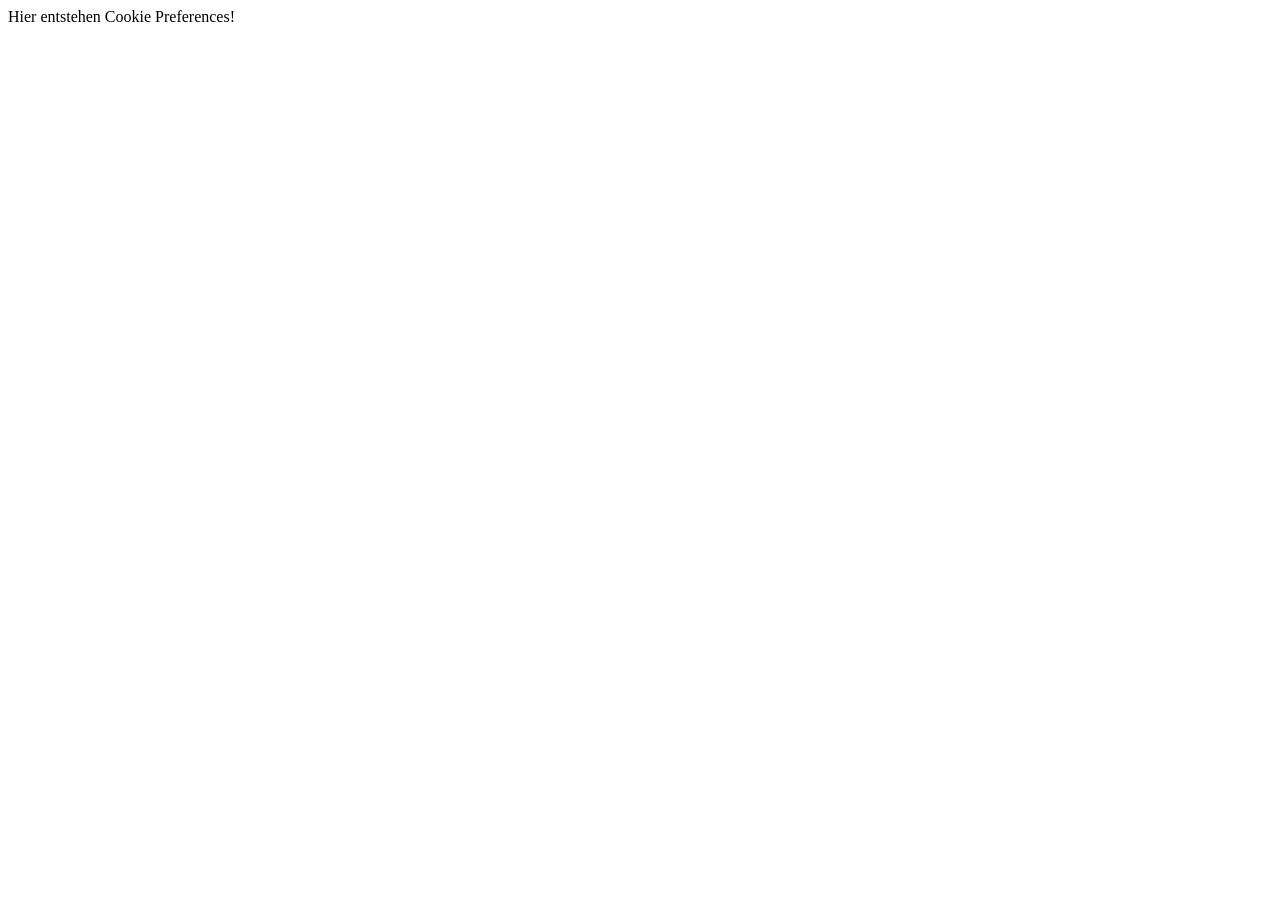
<file: src/legal/cookie-preferences.html>
<!DOCTYPE html>
<html lang="en">
<head>
    <meta charset="UTF-8">
    <meta name="viewport" content="width=, initial-scale=1.0">
    <title>Document</title>
</head>
<body>
    Hier entstehen Cookie Preferences!
</body>
</html>
</file>
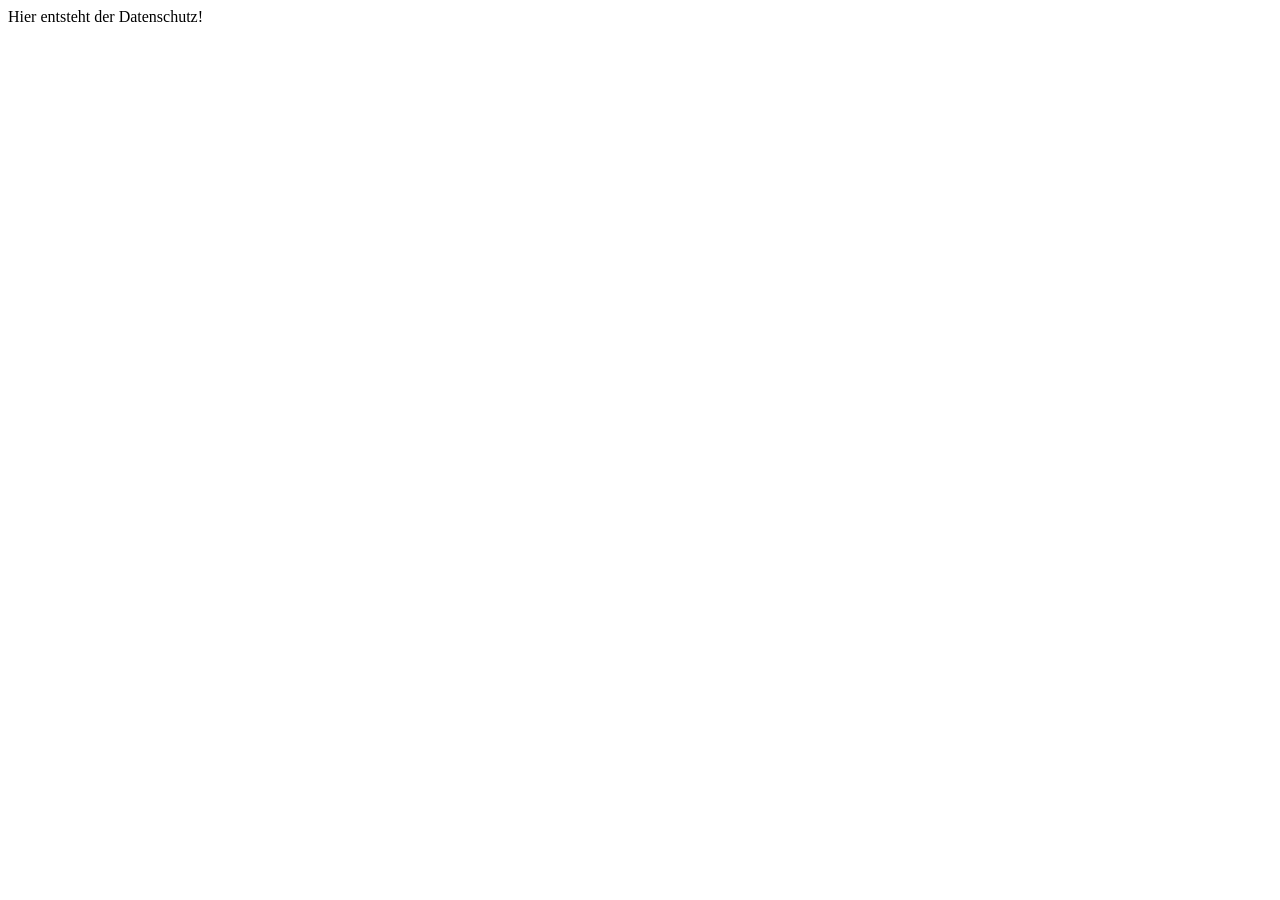
<file: src/legal/datenschutz.html>
<!DOCTYPE html>
<html lang="en">
<head>
    <meta charset="UTF-8">
    <meta name="viewport" content="width=device-width, initial-scale=1.0">
    <title>Document</title>
</head>
<body>
    Hier entsteht der Datenschutz! 
</body>
</html>
</file>
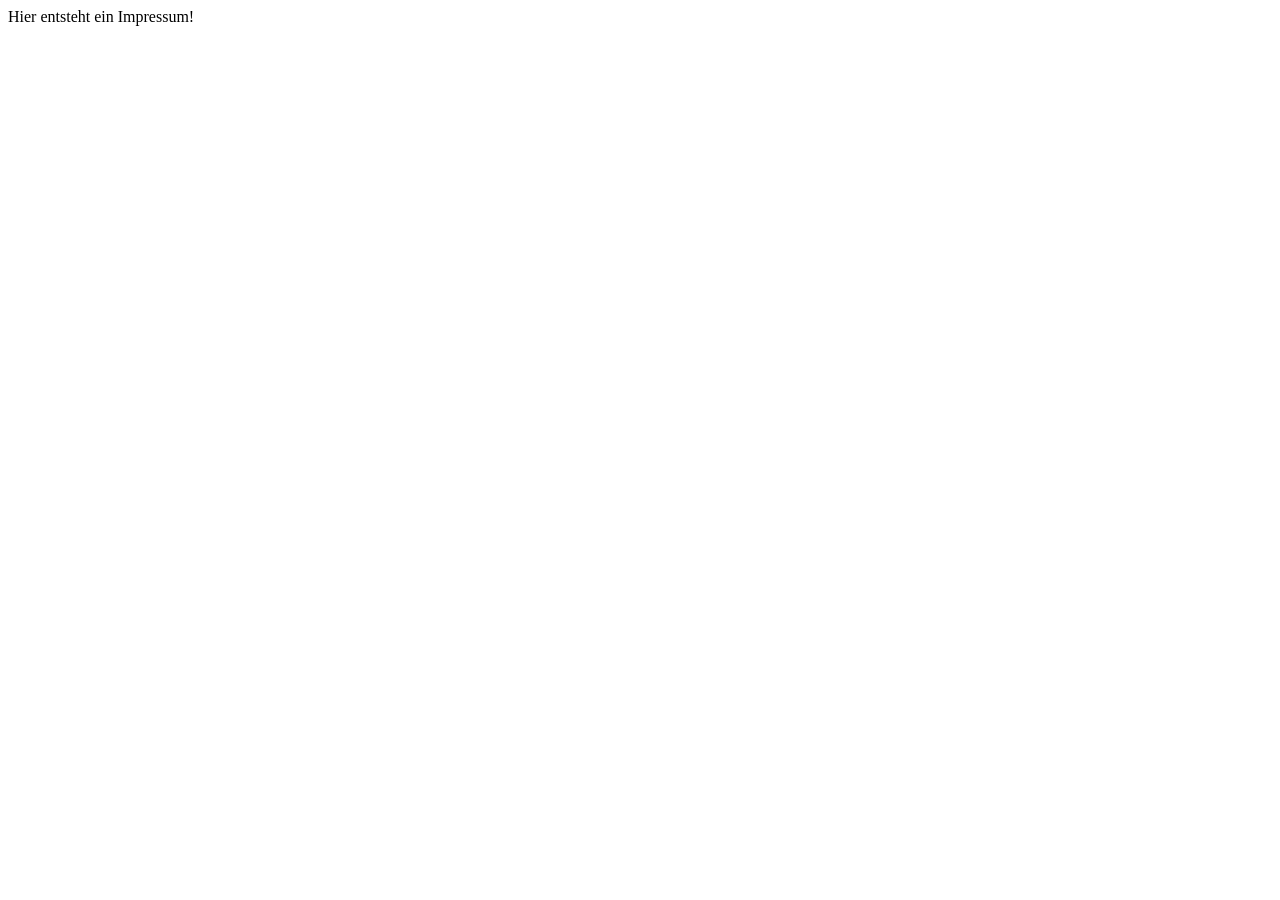
<file: src/legal/impressum.html>
<!DOCTYPE html>
<html lang="en">
<head>
    <meta charset="UTF-8">
    <meta name="viewport" content="width=, initial-scale=1.0">
    <title>Document</title>
</head>
<body>
    Hier entsteht ein Impressum!
</body>
</html>
</file>
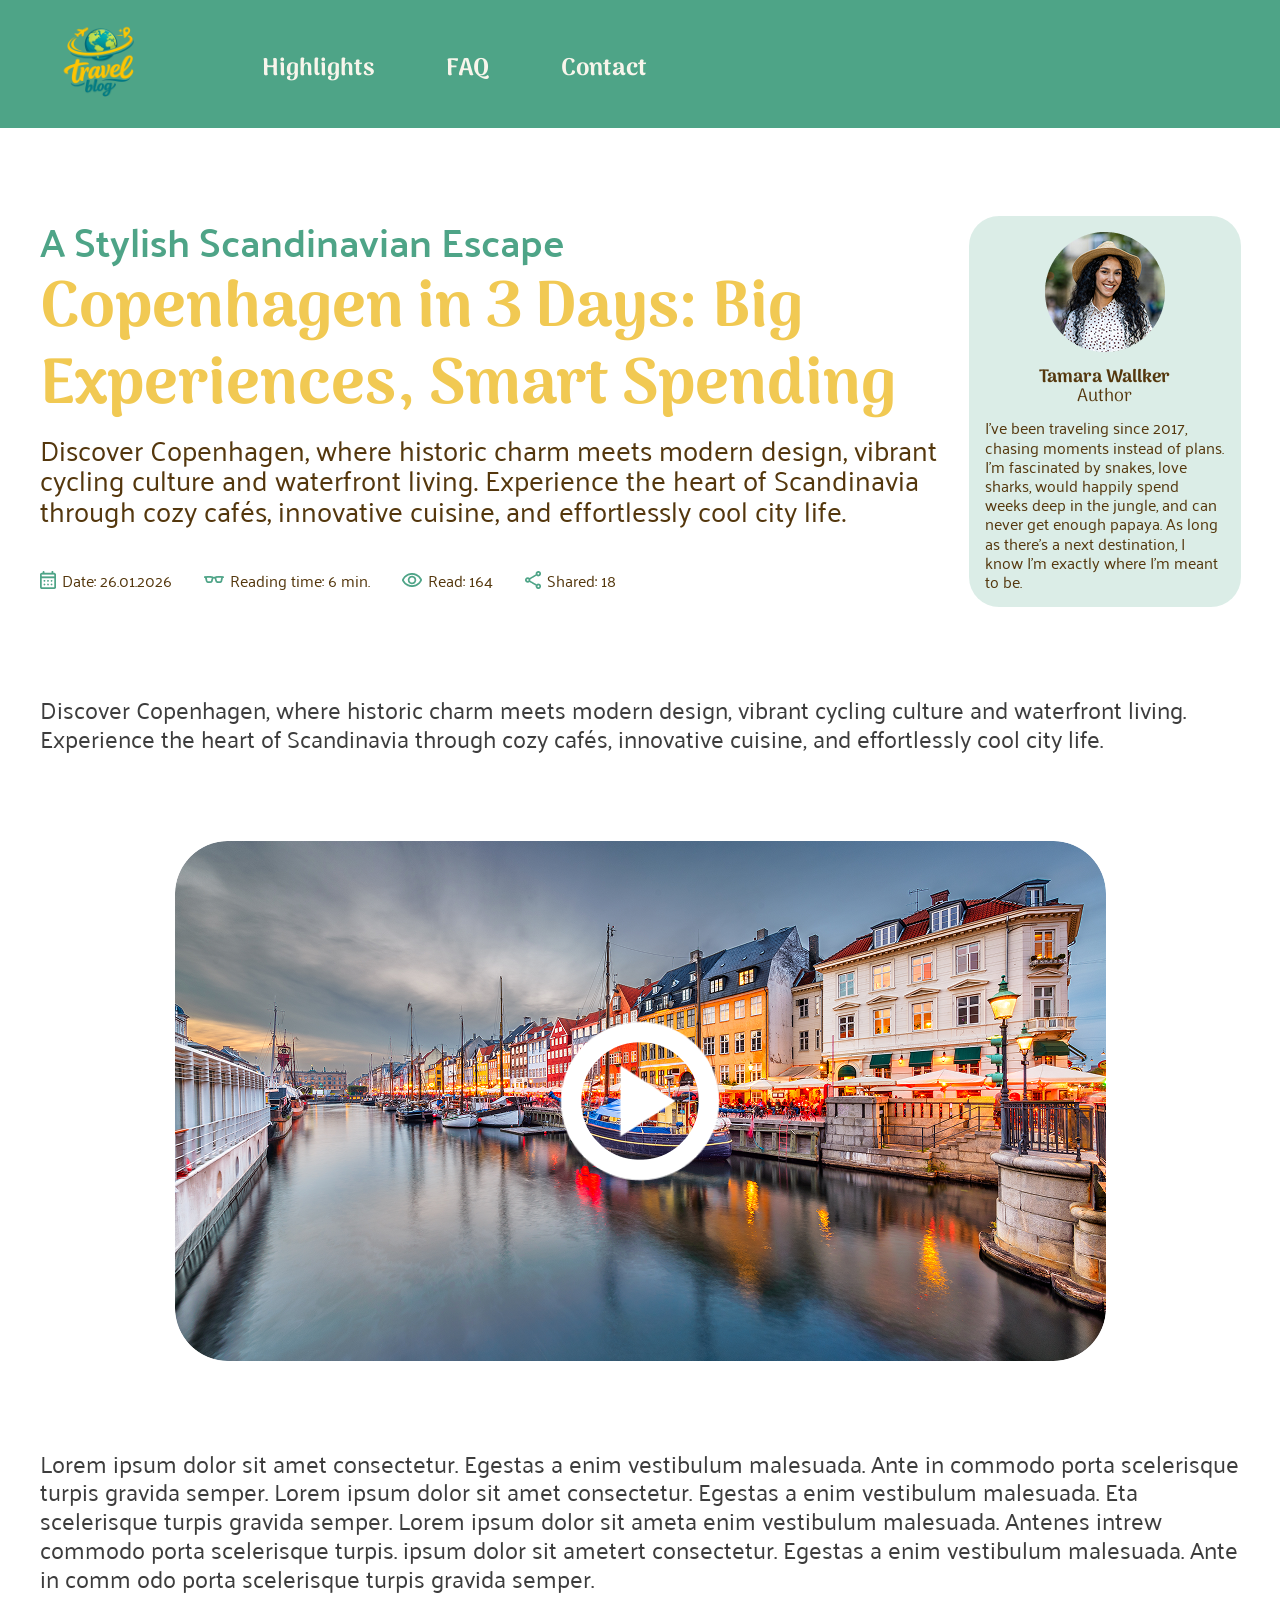
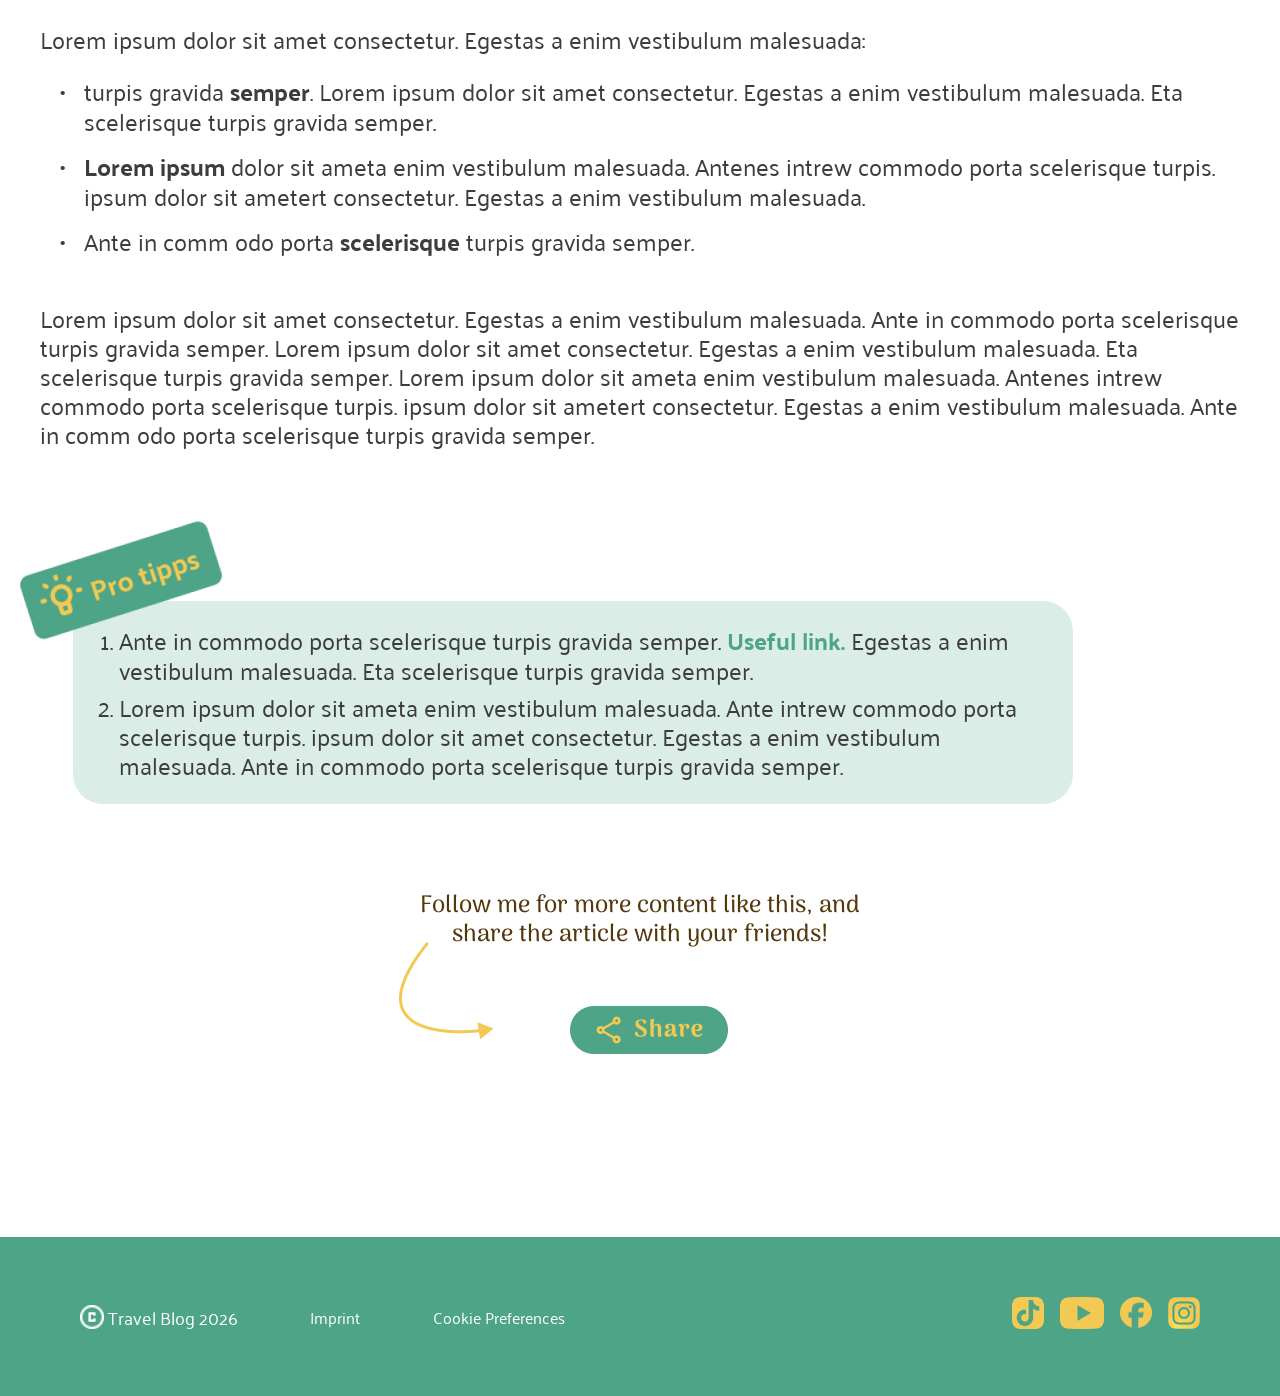
<file: src/pages/video.html>
<!DOCTYPE html>
<html lang="en">
<head>
    <meta charset="UTF-8">
    <meta name="viewport" content="width=device-width, initial-scale=1.0">
    <link rel="icon" href="../../assets/img/page-video/logo.png" type="image/png">
    <title>Article 02 / Video</title>
    <link rel="stylesheet" href="videostyle.css">
    <link href='https://fonts.googleapis.com/css2?family=Arima:wght@100..700&display=swap' rel='stylesheet'>
</head>
<body>
    <header class="header">
        <div class="container">
            <nav class="nav">
                <a href="../home.html"><img src="../../assets/img/page-video/logo.png" alt="Travel Blog Logo" class="logo"></a>
                <div class="nav-links">
                    <a href="../home.html#highlights">Highlights</a>
                    <a href="../home.html#faq-section">FAQ</a>
                    <a href="../home.html#contact-section">Contact</a>
                </div>
            </nav>
        </div>
    </header>
    <main class="full-content">
        <div class="content">
            <section class="article-header">
                <div class="header-text">
                    <div class="title-group">
                        <p class="sub-headline">A Stylish Scandinavian Escape</p>
                        <h1 class="headline">Copenhagen in 3 Days: Big Experiences, Smart Spending</h1>
                        <p class="description">Discover Copenhagen, where historic charm meets modern design, vibrant cycling culture and waterfront living. Experience the heart of Scandinavia through cozy cafés, innovative cuisine, and effortlessly cool city life.</p>
                    </div>
                    <div class="meta-info">
                        <div class="meta-calendar"><img src="../../assets/img/page-video/calendar_month.png" alt="Calendar"> Date: 26.01.2026</div>
                        <div class="meta-eyeglasses"><img src="../../assets/img/page-video/eyeglasses_2.png" alt="Reading Time"> Reading time: 6 min.</div>
                        <div class="meta-visibility"><img src="../../assets/img/page-video/visibility.png" alt="Views"> Read: 164</div>
                        <div class="meta-share"><img src="../../assets/img/page-video/share.png" alt="Shares"> Shared: 18</div>
                    </div>
                </div>
                <div class="author-info">
                    <div class="avatar"><img src="../../assets/img/page-video/Avatar.png" alt="Tamara Wallker"></div>
                    <div class="author-details">
                        <div class="author-header">
                            <p class="author-name">Tamara Wallker</p>
                            <p class="author-label">Author</p>
                        </div>
                        <p class="author-bio">I’ve been traveling since 2017, chasing moments instead of plans. I’m fascinated by snakes, love sharks, would happily spend weeks deep in the jungle, and can never get enough papaya. As long as there’s a next destination, I know I’m exactly where I’m meant to be.</p>
                    </div>
                </div>
            </section>
            <p class="intro-text">Discover Copenhagen, where historic charm meets modern design, vibrant cycling culture and waterfront living. Experience the heart of Scandinavia through cozy cafés, innovative cuisine, and effortlessly cool city life.</p>
            <div class="video-container">
                <input type="checkbox" id="video-toggle" class="video-checkbox">
                <label for="video-toggle" class="video-overlay">
                    <img src="../../assets/img/page-video/play_circle.png" alt="Play Video" class="play-button">
                </label>
                <iframe
                    src="https://player.vimeo.com/video/1092091476" width="100%" height="450" frameborder="0" allow="autoplay; fullscreen; picture-in-picture" allowfullscreen>
                </iframe>
            </div>
            <div class="main-text">
                <p>Lorem ipsum dolor sit amet consectetur. Egestas a enim vestibulum malesuada. Ante in commodo porta scelerisque turpis gravida semper. Lorem ipsum dolor sit amet consectetur. Egestas a enim vestibulum malesuada. Eta scelerisque turpis gravida semper. Lorem ipsum dolor sit ameta enim vestibulum malesuada. Antenes intrew commodo porta scelerisque turpis. ipsum dolor sit ametert consectetur. Egestas a enim vestibulum malesuada. Ante in comm odo porta scelerisque turpis gravida semper.</p>
                <div class="list-section">
                    <p>Lorem ipsum dolor sit amet consectetur. Egestas a enim vestibulum malesuada:</p>
                    <ul class="custom-list">
                        <li>turpis gravida <span class="bold-text">semper</span>. Lorem ipsum dolor sit amet consectetur. Egestas a enim vestibulum malesuada. Eta scelerisque turpis gravida semper.</li>
                        <li><span class="bold-text">Lorem ipsum</span> dolor sit ameta enim vestibulum malesuada. Antenes intrew commodo porta scelerisque turpis. ipsum dolor sit ametert consectetur. Egestas a enim vestibulum malesuada.</li>
                        <li>Ante in comm odo porta <span class="bold-text">scelerisque</span> turpis gravida semper.</li>
                    </ul>
                </div>
                <p>Lorem ipsum dolor sit amet consectetur. Egestas a enim vestibulum malesuada. Ante in commodo porta scelerisque turpis gravida semper. Lorem ipsum dolor sit amet consectetur. Egestas a enim vestibulum malesuada. Eta scelerisque turpis gravida semper. Lorem ipsum dolor sit ameta enim vestibulum malesuada. Antenes intrew commodo porta scelerisque turpis. ipsum dolor sit ametert consectetur. Egestas a enim vestibulum malesuada. Ante in comm odo porta scelerisque turpis gravida semper.</p>
            </div>
            <section class="tips-container">
                <div class="tips-badge">
                    <img src="../../assets/img/page-video/Frame 435.png">
                    </div>
                <div class="tips-box">
                        <ol>
                            <li>Ante in commodo porta scelerisque turpis gravida semper. <span class="green-link">Useful link.</span> Egestas a enim vestibulum malesuada. Eta scelerisque turpis gravida semper.</li>
                            <li>Lorem ipsum dolor sit ameta enim vestibulum malesuada. Ante intrew commodo porta scelerisque turpis. ipsum dolor sit amet consectetur. Egestas a enim vestibulum malesuada. Ante in commodo porta scelerisque turpis gravida semper.</li>
                        </ol>
                </div>
            </section>
            <section class="cta-section">
                <p class="cta-text">Follow me for more content like this, and share the article with your friends!</p>
                   <div class="share_action_area">
                <input type="checkbox" id="share-toggle" class="share_checkbox" />
                <label for="share-toggle" class="share_btn_label">
                    <div class="btn_wrapper">
                    <img class="btn_img_normal" src="../../assets/img/page-carousel/Share button.png" alt="share-initial" />
                    <img class="btn_img_clicked_1" src="../../assets/img/page-carousel/share-click.png" alt="share-clicked"/>
                    <img class="btn_img_clicked_2" src="../../assets/img/page-carousel/share.png" alt="share-clicked"/>
                    </div>
                </label>
                <img class="swing_arrow_1" src="../../assets/img/page-carousel/Vector 12.png" alt="swing-arrow"/>
                <img class="swing_arrow_2" src="../../assets/img/page-carousel/Vector 13.png" alt="swing-arrow"/>
                <div class="share_links">
                    <a href="https://www.linkedin.com" target="_blank">LinkedIn</a>
                    <a href="https://web.whatsapp.com/" target="_blank">WhatsApp</a>
                </div>
            </div>
            </section>
        </div>
    </main>
    <footer class="footer">
        <div class="footer-content">
            <div class="footer-links">
                <div class="copyright-group">
                        <img src="../../assets/img/page-video/copyright.png" alt="Copyright" class="copyright-icon">
                    <span class="copyright-text">Travel Blog 2026</span>
                </div>
                <a href="../legal/impressum.html" target="_blank" class="footer-link" style="width: 51px;">Imprint</a>
                <a href="../legal/cookie-preferences.html" target="_blank" class="footer-link" style="width: 134px;">Cookie Preferences</a>
            </div>
            <div class="social-media">
                <a href="https://www.tiktok.com/en/" target="_blank"><img src="../../assets/img/page-video/Tiktok_icon 1.png" alt="TikTok" class="social-icon"></a>
                <a href="https://www.youtube.com/watch?v=dQw4w9WgXcQ" target="_blank"><img src="../../assets/img/page-video/youtube.png" alt="YouTube" class="social-icon-youtube"></a>
                <a href="https://www.facebook.com/betterthanfeminists/posts/gotta-love-a-good-old-chuck-norris-joke-once-a-while/1394200016085976/" target="_blank"><img src="../../assets/img/page-video/facebook.png" alt="Facebook" class="social-icon"></a>
                <a href="https://www.instagram.com/" target="_blank"><img src="../../assets/img/page-video/Instagram_logo_2016 1.png" alt="Instagram" class="social-icon"></a>
            </div>
        </div>
    </footer>
    <nav class="mobile-nav">
        <a href="../home.html" class="mobile-nav-item"><img src="../../assets/img/home/Home.png" alt="Home"></a>
        <a href="../home.html#highlights" class="mobile-nav-item"><img src="../../assets/img/home/rocket_launch_menubar.png" alt="Rocket"></a>
        <a href="../home.html#faq-section" class="mobile-nav-item"><img src="../../assets/img/home/live_help_menubar.png" alt="Help"></a>
        <a href="../home.html#contact-section" class="mobile-nav-item"><img src="../../assets/img/home/person_pin_menubar.png" alt="Profile"></a>
    </nav>
</body>
</html>
</file>
<file: src/pages/videostyle.css>
@import url('https://fonts.googleapis.com/css2?family=Arima:wght@400;700&family=Palanquin:wght@400;500;600;700&display=swap');
*{margin:0;padding:0;box-sizing:border-box;}
html{
    scroll-behavior:smooth;
}

@font-face {
    font-family: 'Arima';
    src: url('./assets/fonts/Arima/Arima-VariableFont_wght.ttf') format('truetype');
    font-weight: 100 900;
    font-style: normal;
}

@font-face {
    font-family: 'Palanquin-Bold';
    src: url('./assets/fonts/Palanquin/Palanquin-Bold.ttf') format('truetype');
    font-weight: 100 900;
    font-style: normal;
}

@font-face {
    font-family: 'Palanquin-ExtraLight';
    src: url('./assets/fonts/Palanquin/Palanquin-ExtraLight.ttf') format('truetype');
    font-weight: 100 900;
    font-style: normal;
}

@font-face {
    font-family: 'Palanquin-Light';
    src: url('./assets/fonts/Palanquin/Palanquin-Light.ttf') format('truetype');
    font-weight: 100 900;
    font-style: normal;
}

@font-face {
    font-family: 'Palanquin-Medium';
    src: url('./assets/fonts/Palanquin/Palanquin-Medium.ttf') format('truetype');
    font-weight: 100 900;
    font-style: normal;
}

@font-face {
    font-family: 'Palanquin-Regular';
    src: url('./assets/fonts/Palanquin/Palanquin-Regular.ttf') format('truetype');
    font-weight: 100 900;
    font-style: normal;
}

@font-face {
    font-family: 'Palanquin-SemiBold';
    src: url('./assets/fonts/Palanquin/Palanquin-SemiBold.ttf') format('truetype');
    font-weight: 100 900;
    font-style: normal;
}

@font-face {
    font-family: 'Palanquin-Thin';
    src: url('./assets/fonts/Palanquin/Palanquin-Thin.ttf') format('truetype');
    font-weight: 100 900;
    font-style: normal;
}

body{
    font-family:'Palanquin',sans-serif;
    background-color:#FFF;
    margin:0;
    width:100%;
    min-width: 375px;
    overflow-x:hidden;
}

.header{
    position:absolute;
    width:100%;
    height:128px;
    left:0;
    top:0;
    background:#4EA487;
    z-index:10;
    display: flex;
    justify-content: center;
}

.container {
    width: 1440px;
    height: 100%;
    position: relative;
    margin: 0 auto;
}

.nav{
    display:flex;
    align-items:center;
    position:absolute;
    width:561px;
    height:72px;
    left:146px;
    top:32px;
    gap:102px;
}

.logo{
    width: 120px;
    height: 120px;
}


.nav-links{
    display:flex;
    gap:72px;
    width:auto;
    height:auto;
}

.nav-links a {
  font-family: "Arima";
  font-weight: 700;
  font-size: 24px;
  color: #f8f5eb;
  text-decoration: none;
  position: relative;
  display: inline-block;
  transition: all 300ms ease;
}


.nav-links a::after {
  content: "";
  position: absolute;
  bottom: 5px;
  left: 50%;
  transform: translateX(-50%);
  width: calc(100% + 20px);
  height: 25px;
  background-repeat: no-repeat;
  background-position: bottom center;
  background-size: contain;
  opacity: 0;
  transition: opacity 300ms ease;
}

.nav-links a:hover::after {
  opacity: 1;
}

.nav-links a[href="../home.html#highlights"]::after {
  background-image: url('../../assets/img/page-carousel/highlight-hover.png');
}

.nav-links a[href="../home.html#faq-section"]::after {
  background-image: url('../../assets/img/page-carousel/faq-hover.png');
}

.nav-links a[href="../home.html#contact-section"]::after {
  background-image: url('../../assets/img/page-carousel/contact-hover.png');
}

.nav-links a:active {
  color: #f1c953;
}
.mobile-nav {
    display: none;
}

.full-content{
    position:relative;
    width:1201px;
    margin:216px auto 0;
}

.content{
    display:flex;
    flex-direction:column;
    align-items:center;
    gap:88px;
    width:100%;
}

.article-header{
    display:flex;
    justify-content:space-between;
    align-items:flex-start;
    width:100%;
    min-height:389px;
}

.header-text{
    display:flex;
    flex-direction:column;
    gap:40px;
    width:902px;
}

.title-group{
    display:flex;
    flex-direction:column;
    gap:8px;
}

.sub-headline{
    font-weight:600;
    font-size:40px;
    line-height:120%;
    color:#4EA487;
}

.headline{
    font-family:'Arima';
    font-weight:700;
    font-size:64px;
    line-height:120%;
    color:#F1C953;
}

.description{
    font-size:28px;
    line-height:110%;
    color:#54370D;
}

.meta-info{
    display:flex;
    gap:32px;
    font-size:16px;
    color:#54370D;
    align-items:center;
    flex-wrap: wrap;
}

.meta-calendar, .meta-eyeglasses, .meta-visibility, .meta-share {
    display: flex;
    align-items: center;
    gap: 6px;
}

.meta-calendar img{
    width: 16px;
    height: 18px;
}

.meta-eyeglasses img{
    width: 20px;
    height: 7px;
}

.meta-visibility img{
    width: 20px;
    height: 14px;
}

.meta-share img{
    width: 16px;
    height: 18px;
}

.author-info{
    display:flex;
    flex-direction:column;
    align-items:center;
    padding:16px;
    gap:16px;
    width:272px;
    background:rgba(78,164,135,0.2);
    border-radius:30px;
    flex-shrink: 0;
}

.avatar{
    width:120px;
    height:120px;
}

.avatar img{
    width: 120px;
    height: 120px;
    border-radius: 30px;
}

.author-details{
    display:flex;
    flex-direction:column;
    text-align: left;
    font-size: 16px;
    width:100%;
    gap: 12px;
    line-height: 120%;
    letter-spacing: 0;
    font-weight: 400;
}

.author-header{
    display:flex;
    flex-direction:column;
    align-items:center;
}

.author-name{
    font-family:'Arima';
    font-weight:700;
    font-size:18px;
    color:#54370D;
}

.author-label{
    font-family:'Arima';
    font-size:18px;
    color:#54370D;
}

.author-bio{
    font-size:16px;
    line-height:120%;
    color:#54370D;
}

.intro-text{
    width:100%;
    max-width: 1200px;
    font-size:24px;
    line-height:120%;
    color:#3D3D3D;
}

.video-container{
    width:931px;
    height:520px;
    border-radius:53px;
    display:flex;
    justify-content:center;
    align-items:center;
    position: relative;
    overflow: hidden;
}

.video-checkbox {
    display: none;
}

.video-overlay {
    position: absolute;
    top: 0;
    left: 0;
    width: 100%;
    height: 100%;
    background: url('../../assets/img/page-video/Video copy.png') no-repeat center/cover;
    display: flex;
    justify-content: center;
    align-items: center;
    z-index: 5;
    cursor: pointer;
}

.video-checkbox:checked ~ .video-overlay {
    display: none;
}

.play-button {
    width: 190px;
    height: 190px;
    transition: transform 0.3s ease;
}

.play-button:hover {
    transform: scale(1.1);
}

.video-container iframe {
    width: 100%;
    height: 100%;
    border: none;
    border-radius: 53px;
}

.main-text{
    display:flex;
    flex-direction:column;
    gap:32px;
    width:100%;
    max-width: 1201px;
    font-size:24px;
    line-height:120%;
    color:#3D3D3D;
}

.list-section {
    width: 100%;
}

.custom-list {
    list-style: none;
    padding-left: 20px;
    margin-top: 24px;
}

.custom-list li {
    position: relative;
    padding-left: 24px;
    margin-bottom: 16px;
}

.custom-list li::before {
    content: "•";
    position: absolute;
    left: 0;
    font-size: 24px;
    top: 0;
}

.bold-text {
    font-weight: 700;
}

.green-link {
    color: #4EA487;
    font-weight: 700;
}

.tips-container{
    position:relative;
    width:100%;
    max-width: 1134px;
}

.tips-badge {
    position: absolute;
    width: 195.92px;
    height: 66px;
    left: -50px;
    top: 10.89px;
    border-radius: 10px;
    transform: rotate(356deg);
    display: flex;
    justify-content: center;
    align-items: center;
    z-index: 1;
}

.tips-label{
    font-weight:700;
    font-size:28px;
    color:#F1C953;
}

.tips-box{
    width:100%;
    max-width: 1000px;
    min-height: 203px;
    margin-top: 65px;
    background:rgba(78,164,135,0.2);
    border-radius:30px;
    padding:16px 16px;
    display:flex;
    justify-content:center;
    align-items:center;
}

.tips-box ol {
    width: 100%;
    font-family: 'Palanquin';
    font-weight: 400;
    font-size: 24px;
    line-height: 120%;
    color: #3D3D3D;
    padding-left: 30px;
}

.tips-box ol li {
    margin-bottom: 8px;
}

.tips-box ol li:last-child {
    margin-bottom: 0;
}

.cta-section{
    display:flex;
    flex-direction:column;
    align-items:center;
    gap:48px;
    width:100%;
    max-width: 493px;
    margin-bottom: 88px;
    position: sticky;
}

.cta-vector {
   position: absolute;
   left: 1px;
   top: 50px;
   transform: rotate(8deg);
}

.cta-text{
    font-family:'Arima';
    font-weight:500;
    font-size:24px;
    line-height:120%;
    color:#54370D;
    text-align:center;
}


.share-label{
    font-family:'Arima';
    font-weight:700;
    font-size:24px;
    color:#F1C953;
    letter-spacing:0.05em;
}

.share_action_area {
  display: flex;
  align-items: center;
  justify-content: center;
}

.share_checkbox {
  display: none;
}

.share_btn_label {
  cursor: pointer;
  display: flex;
  align-items: center;
}

.btn_wrapper {
  position: relative;
  display: flex;
  align-items: center;
}

.btn_img_normal {
  display: block;
  transition: opacity 300ms ease;
}

.btn_img_clicked_1 {
  position: absolute;
  top: 0;
  opacity: 0;
  transform: translateX(-20px);
  transition:
    opacity 300ms ease,
    transform 300ms ease;
}

.btn_img_clicked_2 {
  width: 32px;
  height: 32px;
  opacity: 0;
  visibility: hidden;
  margin-left: -50px;
  transition:
    max-width 300ms ease,
    opacity 300ms ease,
    margin 300ms ease;
}

.swing_arrow_1 {
  position: absolute;
  top: 50px;
  left: 5px;
  pointer-events: none;

  display: block;
}

.swing_arrow_2 {
  position: absolute;
  top: 50px;
  left: 5px;
  pointer-events: none;

  display: none;
}

.share_links {
  display: flex;
  flex-direction: column;
  text-align: left;
  gap: 5px;

  max-width: 0;
  opacity: 0;
  visibility: hidden;
  overflow: hidden;
  white-space: nowrap;
  margin-left: 0;
  transition:
    max-width 300ms ease,
    opacity 300ms ease;
}

.share_links a {
  font-family: "Arima";
  font-size: 1.125rem;
  font-weight: 600;
  color: rgba(78, 164, 135, 1);
  text-decoration: underline;
}

.share_links a:hover{
  font-weight: bold;
}

.share_checkbox:checked ~ .share_btn_label .btn_img_normal {
  opacity: 0;
}
.share_checkbox:checked ~ .share_btn_label .btn_img_clicked_1 {
  opacity: 1;
}

.share_checkbox:checked ~ .share_btn_label .btn_img_clicked_2 {
  max-width: 50px;
  opacity: 1;
  visibility: visible;
  object-fit: contain;
}

.share_checkbox:checked ~ .share_links {
  max-width: 150px;
  opacity: 1;
  visibility: visible;
  margin-left: 15px;
}

.footer{
    position:relative;
    width:100%;
    min-height:152px;
    background:#4EA487;
    padding: 60px 0;
    display: flex;
    justify-content: center;
    margin-top: 88px;
}

.footer-content{
    display:flex;
    justify-content:space-between;
    align-items:center;
    width:100%;
    max-width: 1200px;
    padding: 0 40px;
}

.footer-links{
    display:flex;
    align-items:center;
    gap:72px;
}

.copyright-group{
    display:flex;
    align-items:center;
    gap:4px;
}

.copyright-icon{
    width:24px;
    height:24px;
}

.copyright-text{
    font-size:18px;
    color:#FFF;
}

.footer-link{
    font-size:16px;
    color:#FFF;
    text-decoration:none;
}
.footer-link:hover{
    color: #F1C953;
}

.social-media{
    display:flex;
    gap:16px;
}

.social-icon{
    width:32px;
    height:32px;
    border-radius:8px;
}

.social-icon-youtube{
    width: 44px;
    height:32px;
    border-radius:8px;
}

@media screen and (max-width: 1439px) {
    .container {
        width: 100%;
        padding: 0 40px;
    }
    .nav {
        left: 40px;
        width: calc(100% - 80px);
    }
}

@media screen and (max-width: 1200px) {
    .full-content {
        width: 90%;
    }
    .header-text {
        width: 65%;
    }
    .cta-vector {
        left: -5px;
    }
    .tips-badge {
        margin: 0px 20px;
        width: 195.92px;
        height: 66px;
    }
}

@media screen and (max-width: 1024px) {
    .article-header {
        flex-direction: column;
        gap: 40px;
    }
    .header-text {
        width: 100%;
    }
    .author-info {
        width: 100%;
        flex-direction: row;
        padding: 24px;
        gap: 24px;
    }
    .author-details {
        align-items: flex-start;
    }
    .author-bio {
        text-align: left;
    }
    .video-container {
        width: 100%;
        height: auto;
        aspect-ratio: 16 / 9;
    }

    .play-button {
        width: 20% !important;
        height: auto !important;
    }
    .cta-vector {
        left: -2px;
    }
    .tips-badge {
        margin: 0px 30px;
        top: 0px;
        width: 195.92px;
        height: 66px;
    }
}

@media screen and (max-width: 768px) {
    .nav {
        gap: 40px;
    }
    .nav-links {
        gap: 32px;
    }
    .headline {
        font-size: 48px;
    }
    .sub-headline {
        font-size: 32px;
    }
    .footer-content {
        flex-direction: column;
        gap: 32px;
    }
    .cta-vector {
        left: 0px;
    }
    .tips-badge {
        margin: 0px 30px;
        top: 0px;
        width: 195.92px;
        height: 66px;
    }
}

@media screen and (max-width: 600px) {
    .nav-links {
        display: none;
    }
    .mobile-nav {
        display: flex;
        position: fixed;
        bottom: 0;
        left: 50%;
        transform: translateX(-50%);
        width: 100%;
        height: 88px;
        background: #F1C953;
        justify-content: space-around;
        align-items: center;
        gap: 48px;
        z-index: 100;
        padding: 24px 25px;
    }
    .header {
        width: 100%;
        left: 0;
        display: flex;
        justify-content: center;
    }
    .container {
        width: 100%;
        padding: 0 24px;
    }
    .nav {
        width: 100%;
        left: 0;
        top: 20px;
        justify-content: center;
        position: relative;
    }
    .logo {
        top: 20px;
        width: 150px;
        height: 150px;
        position: relative;
    }
    .full-content {
        width: 100%;
        margin-top: 150px;
        padding: 0 24px;
    }
    .content {
        gap: 40px;
    }
    .play-button {
        width: 70px;
        height: 70px;
    }
    .cta-section {
        left: -10px;
        top: 60px;
    }

    .cta-vector {
        left: -10px;
        top: 60px;
    }

    .tips-badge {
        margin: 0px 40px;
        top: 0px;
        width: 195.92px;
        height: 66px;
    }

    .footer {
        margin-top: 88px;
        padding: 30px 24px;
        margin-bottom: 88px;
        display: flex;
        flex-direction: row;
        justify-content: center;
        background: #4EA487;
    }
    .footer-content {
        display: flex;
        flex-direction: row;
        justify-content: space-between;
        align-items: flex-end;
        width: 100%;
        padding: 0;
        gap: 24px;
    }
    .footer-links {
        display: flex;
        flex-direction: column;
        align-items: flex-start;
        gap: 8px;
    }

    .footer-links .copyright-group {
        order: 3;
    }
    .footer-links a:nth-of-type(1) {
        order: 1;
    }
    .footer-links a:nth-of-type(2) {
        order: 2;
    }
    .footer-link {
        color: #FFFFFF;
        text-decoration: none;
        font-size: 16px;
    }
    .copyright-text {
        color: #FFFFFF;
        font-size: 16px;
    }
    .social-media {
        display: flex;
        flex-direction: row;
        align-items: center;
        gap: 16px;
        width: auto;
        justify-content: flex-end;
    }

    .share_content p{
    font-size: 1.6rem;
    }

    .swing_arrow_1{
    display: none;
    }

    .swing_arrow_2{
    display: block;
    }

}

@media screen and (max-width: 480px) {
    .header {
        height: 90px;
    }
    .logo {
        width: 90px;
        height: 90px;
        top: 0px;
    }
    .full-content {
        margin-top: 110px;
    }
    .headline {
        font-size: 42px;
    }
    .sub-headline {
        font-size: 24px;
    }
    .description {
        font-size: 20px;
    }
    .meta-info {
        gap: 12px 24px;
        font-size: 15px;
    }
    .intro-text, .main-text {
        font-size: 18px;
    }
    .tips-box ol {
        font-size: 18px;
    }
    .tips-badge img {
        width: 160px;
    }
    .cta-text {
        font-size: 20px;
    }
}

@media screen and (max-width: 375px) {
    body {
        width: 375px;
        margin: 0 auto;
    }
    .header {
        height: 70px;
        width: 100%;
        left: 0;
        position: unset;
    }
    .logo {
        width: 86px;
        height: 86px;
        top: 0px;
    }
    .container {
        padding: 0 16px;
    }
    .nav {
        left: 16px;
        top: 7px;
        width: calc(100% - 32px);
        justify-content: center;
        gap: 0;
    }
    .nav-links {
        display: none;
    }
    .full-content {
        margin-top: 24px;
    }
    .article-header {
        gap: 24px;
    }
    .header-text {
        gap: 40px;
    }
    .title-group {
        gap: 8px;
    }
    .sub-headline {
        font-size: 20px;
    }
    .headline {
        font-size: 40px;
    }
    .description {
        font-size: 18px;
    }
    .meta-info {
        gap: 8px 16px;
        flex-wrap: wrap;
    }
    .author-info {
        flex-direction: column;
        padding: 16px 8px;
        gap: 16px;
    }
    .author-details {
        align-items: center;
        gap: 8px;
    }
    .author-name, .author-label {
        font-size: 16px;
        text-align: center;
    }
    .author-bio {
        font-size: 16px;
        text-align: center;
    }
    .intro-text, .main-text {
        font-size: 16px;
        gap: 24px;
    }
    .video-container {
        width: 345px;
        height: 193px;
        border-radius: 30px;
    }
    .tips-container {
        width: 345px;
    }
    .tips-badge {
        left: -40px;
        top: 7px;
        transform: rotate(1deg);
        width: 195.92px;
        height: 66px;
    }
    .tips-box {
        margin-top: 71px;
        padding: 24px 16px;
    }
    .tips-box ol {
        font-size: 16px;
        padding-left: 20px;
    }

    .share_content p{
    font-size: 1.6rem;
  }

  .swing_arrow_1{
    display: none;
  }

  .swing_arrow_2{
    display: block;
  }

    .cta-section {
        gap: 48px;
        margin-bottom: 0;
    }

    .cta-vector {
        position: absolute;
        transform: rotate(41deg);
        left: -15px;
        width: 60px;
        height: 50px;
        top: 50px;
    }

    .cta-text {
        font-size: 18px;
    }
    .footer {
        margin-top: 88px;
        padding: 30px 24px;
        margin-bottom: 88px;
        display: flex;
        flex-direction: row;
        justify-content: center;
        background: #4EA487;
    }
    .footer-content {
        display: flex;
        flex-direction: row;
        justify-content: space-between;
        align-items: flex-end;
        width: 100%;
        max-width: 375px;
        padding: 0;
        gap: 20px;
    }
    .footer-links {
        display: flex;
        flex-direction: column;
        align-items: flex-start;
        gap: 8px;
    }
    
    .footer-links .copyright-group {
        order: 3;
    }
    .footer-links a:nth-of-type(1) {
        order: 1; 
    }
    .footer-links a:nth-of-type(2) {
        order: 2;
    }
    .footer-link {
        color: #FFFFFF;
        text-decoration: none;
        font-size: 16px;
        
    }
    .copyright-text {
        color: #FFFFFF;
        font-size: 16px;
    }
    .copyright-icon {
        width: 20px;
        height: 20px;
    }
    .social-media {
        display: flex;
        flex-direction: row;
        align-items: center;
        gap: 16px;
        width: auto;
        justify-content: flex-end;
    }

    .social-icon {
        width: 24px;
        height: 24px;
    }
    .social-icon-youtube {
        width: 33px;
        height: 24px;
    }
    .mobile-nav {
        display: flex;
        position: fixed;
        bottom: 0;
        left: 50%;
        transform: translateX(-50%);
        width: 375px;
        height: 88px;
        background: #F1C953;
        justify-content: center;
        align-items: center;
        gap: 48px;
        z-index: 100;
        padding: 24px 25px;
    }
    .mobile-nav-item {
        width: 40px;
        height: 40px;
        display: flex;
        justify-content: center;
        align-items: center;
    }
    .mobile-nav-item img {
        width: 31px;
        height: 34px;
    }
}
</file>
